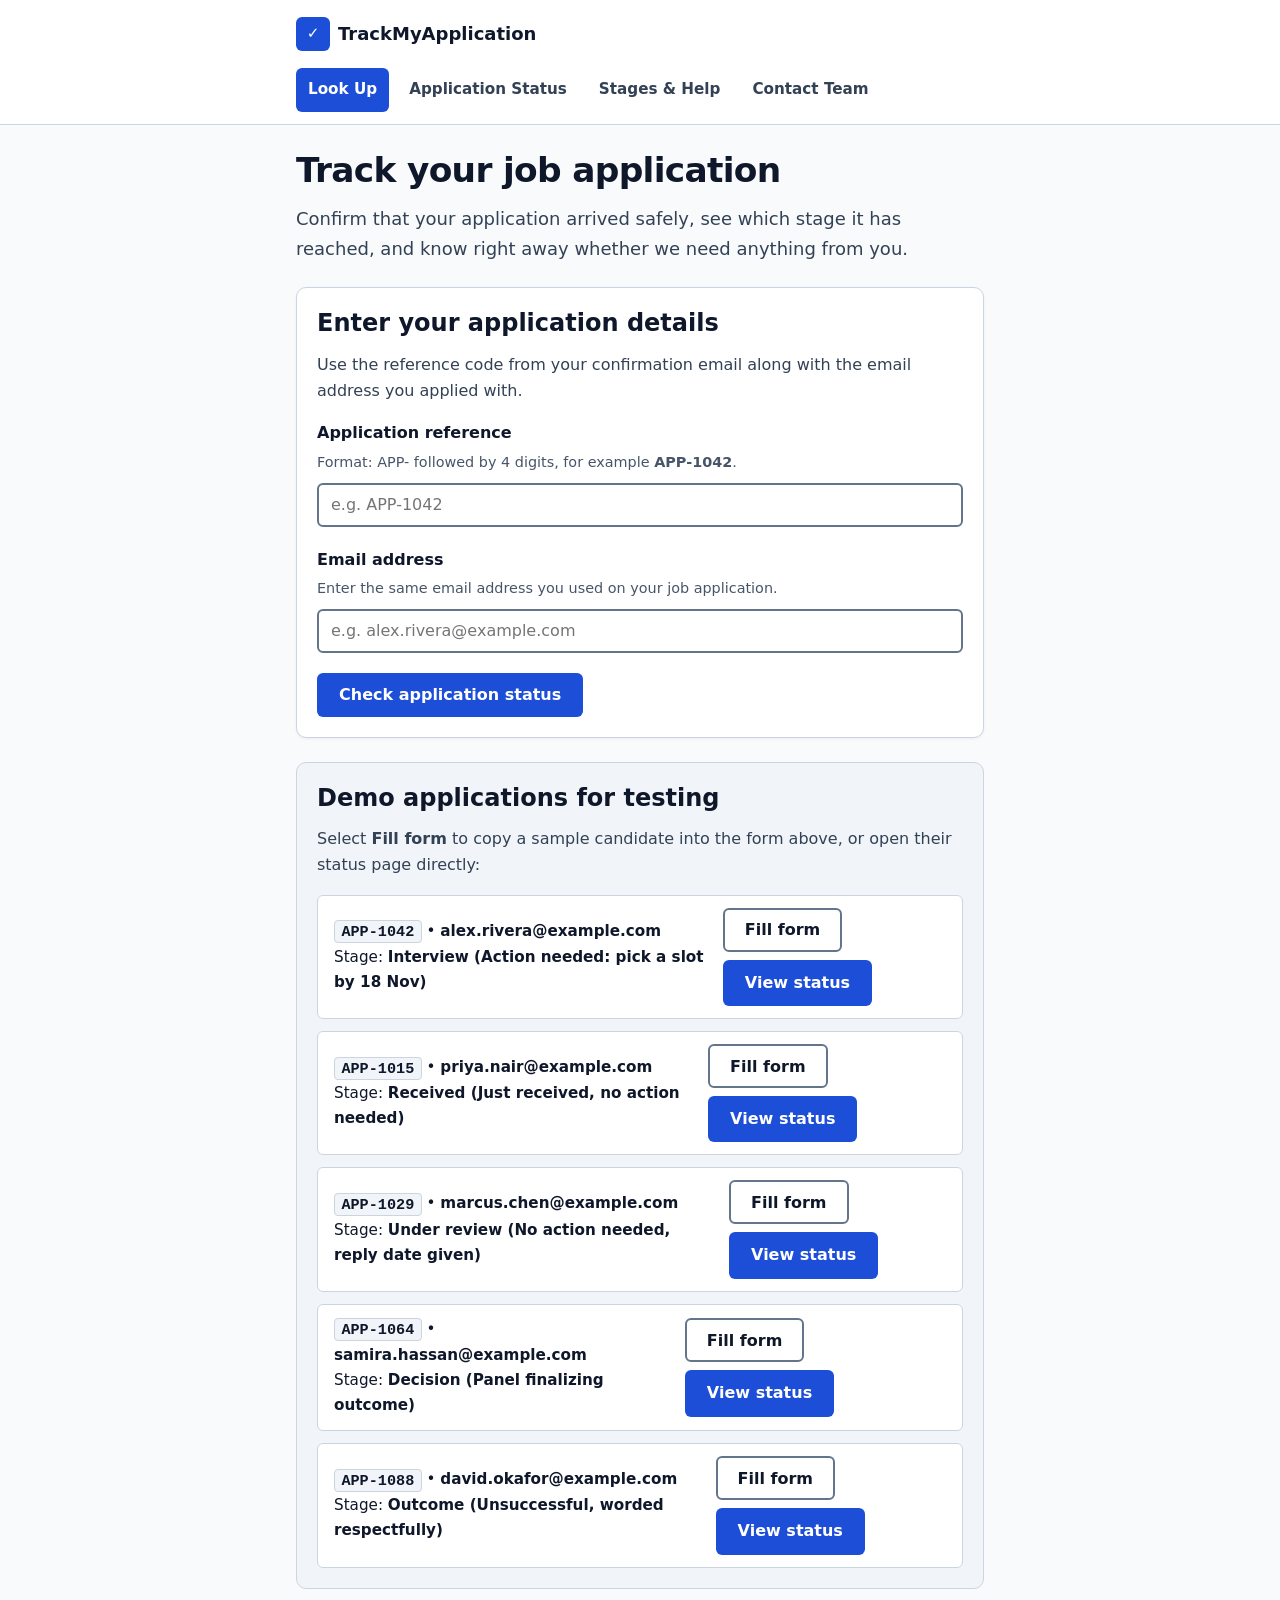
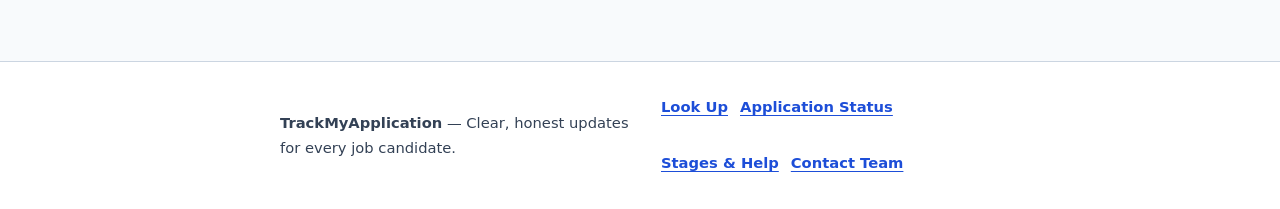
<file: index.html>
<!DOCTYPE html>
<html lang="en">
<head>
  <meta charset="UTF-8" />
  <meta name="viewport" content="width=device-width, initial-scale=1.0" />
  <title>Look Up Your Application | TrackMyApplication</title>
  <meta
    name="description"
    content="Check whether your job application was received, see what stage it is at right now, and find out if you need to do anything next."
  />
  <link rel="stylesheet" href="css/styles.css" />
</head>
<body>
  <a href="#main-content" class="skip-link">Skip to main content</a>

  <header class="site-header">
    <div class="header-container">
      <a href="index.html" class="site-brand">
        <span class="site-brand-icon" aria-hidden="true">✓</span>
        <span>TrackMyApplication</span>
      </a>
      <button
        type="button"
        class="nav-toggle"
        aria-expanded="false"
        aria-controls="primary-navigation"
      >
        Menu
      </button>
      <nav id="primary-navigation" class="site-nav" aria-label="Main navigation">
        <ul class="nav-list">
          <li><a href="index.html" aria-current="page">Look Up</a></li>
          <li><a href="status.html">Application Status</a></li>
          <li><a href="help.html">Stages &amp; Help</a></li>
          <li><a href="contact.html">Contact Team</a></li>
        </ul>
      </nav>
    </div>
  </header>

  <main id="main-content">
    <h1>Track your job application</h1>
    <p class="lead">
      Confirm that your application arrived safely, see which stage it has reached, and know right away whether we need anything from you.
    </p>

    <!-- Lookup Form Card -->
    <section class="card" aria-labelledby="lookup-heading">
      <h2 id="lookup-heading">Enter your application details</h2>
      <p>
        Use the reference code from your confirmation email along with the email address you applied with.
      </p>

      <div
        id="lookup-form-alert"
        class="alert-box alert-error"
        role="alert"
        aria-live="assertive"
        hidden
      ></div>

      <form id="lookup-form" action="status.html" method="get" novalidate>
        <div class="form-group">
          <label for="app-ref" class="form-label">Application reference</label>
          <span id="app-ref-hint" class="form-hint">
            Format: APP- followed by 4 digits, for example <strong>APP-1042</strong>.
          </span>
          <input
            type="text"
            id="app-ref"
            name="ref"
            class="form-input"
            autocomplete="off"
            placeholder="e.g. APP-1042"
            aria-describedby="app-ref-hint app-ref-error"
            aria-invalid="false"
            required
          />
          <span id="app-ref-error" class="field-error" role="alert" hidden></span>
        </div>

        <div class="form-group">
          <label for="app-email" class="form-label">Email address</label>
          <span id="app-email-hint" class="form-hint">
            Enter the same email address you used on your job application.
          </span>
          <input
            type="email"
            id="app-email"
            name="email"
            class="form-input"
            autocomplete="email"
            placeholder="e.g. alex.rivera@example.com"
            aria-describedby="app-email-hint app-email-error"
            aria-invalid="false"
            required
          />
          <span id="app-email-error" class="field-error" role="alert" hidden></span>
        </div>

        <button type="submit" class="btn btn-primary">
          Check application status
        </button>
      </form>
    </section>

    <!-- Demo References for Testing -->
    <section class="panel-subtle" aria-labelledby="demo-heading">
      <h2 id="demo-heading">Demo applications for testing</h2>
      <p>
        Select <strong>Fill form</strong> to copy a sample candidate into the form above, or open their status page directly:
      </p>

      <ul class="demo-list">
        <li class="demo-item">
          <div class="demo-meta">
            <div>
              <span class="demo-code">APP-1042</span> &bull;
              <strong>alex.rivera@example.com</strong>
            </div>
            <div>Stage: <strong>Interview (Action needed: pick a slot by 18 Nov)</strong></div>
          </div>
          <div class="demo-actions">
            <button
              type="button"
              class="btn btn-secondary"
              data-fill-ref="APP-1042"
              data-fill-email="alex.rivera@example.com"
            >
              Fill form
            </button>
            <a href="status.html?ref=APP-1042" class="btn btn-primary">View status</a>
          </div>
        </li>

        <li class="demo-item">
          <div class="demo-meta">
            <div>
              <span class="demo-code">APP-1015</span> &bull;
              <strong>priya.nair@example.com</strong>
            </div>
            <div>Stage: <strong>Received (Just received, no action needed)</strong></div>
          </div>
          <div class="demo-actions">
            <button
              type="button"
              class="btn btn-secondary"
              data-fill-ref="APP-1015"
              data-fill-email="priya.nair@example.com"
            >
              Fill form
            </button>
            <a href="status.html?ref=APP-1015" class="btn btn-primary">View status</a>
          </div>
        </li>

        <li class="demo-item">
          <div class="demo-meta">
            <div>
              <span class="demo-code">APP-1029</span> &bull;
              <strong>marcus.chen@example.com</strong>
            </div>
            <div>Stage: <strong>Under review (No action needed, reply date given)</strong></div>
          </div>
          <div class="demo-actions">
            <button
              type="button"
              class="btn btn-secondary"
              data-fill-ref="APP-1029"
              data-fill-email="marcus.chen@example.com"
            >
              Fill form
            </button>
            <a href="status.html?ref=APP-1029" class="btn btn-primary">View status</a>
          </div>
        </li>

        <li class="demo-item">
          <div class="demo-meta">
            <div>
              <span class="demo-code">APP-1064</span> &bull;
              <strong>samira.hassan@example.com</strong>
            </div>
            <div>Stage: <strong>Decision (Panel finalizing outcome)</strong></div>
          </div>
          <div class="demo-actions">
            <button
              type="button"
              class="btn btn-secondary"
              data-fill-ref="APP-1064"
              data-fill-email="samira.hassan@example.com"
            >
              Fill form
            </button>
            <a href="status.html?ref=APP-1064" class="btn btn-primary">View status</a>
          </div>
        </li>

        <li class="demo-item">
          <div class="demo-meta">
            <div>
              <span class="demo-code">APP-1088</span> &bull;
              <strong>david.okafor@example.com</strong>
            </div>
            <div>Stage: <strong>Outcome (Unsuccessful, worded respectfully)</strong></div>
          </div>
          <div class="demo-actions">
            <button
              type="button"
              class="btn btn-secondary"
              data-fill-ref="APP-1088"
              data-fill-email="david.okafor@example.com"
            >
              Fill form
            </button>
            <a href="status.html?ref=APP-1088" class="btn btn-primary">View status</a>
          </div>
        </li>
      </ul>
    </section>
  </main>

  <footer class="site-footer">
    <div class="footer-container">
      <p style="margin-bottom: 0;">
        <strong>TrackMyApplication</strong> — Clear, honest updates for every job candidate.
      </p>
      <nav aria-label="Footer navigation">
        <ul class="footer-nav">
          <li><a href="index.html">Look Up</a></li>
          <li><a href="status.html">Application Status</a></li>
          <li><a href="help.html">Stages &amp; Help</a></li>
          <li><a href="contact.html">Contact Team</a></li>
        </ul>
      </nav>
    </div>
  </footer>

  <script src="js/data.js"></script>
  <script src="js/main.js"></script>
</body>
</html>
</file>
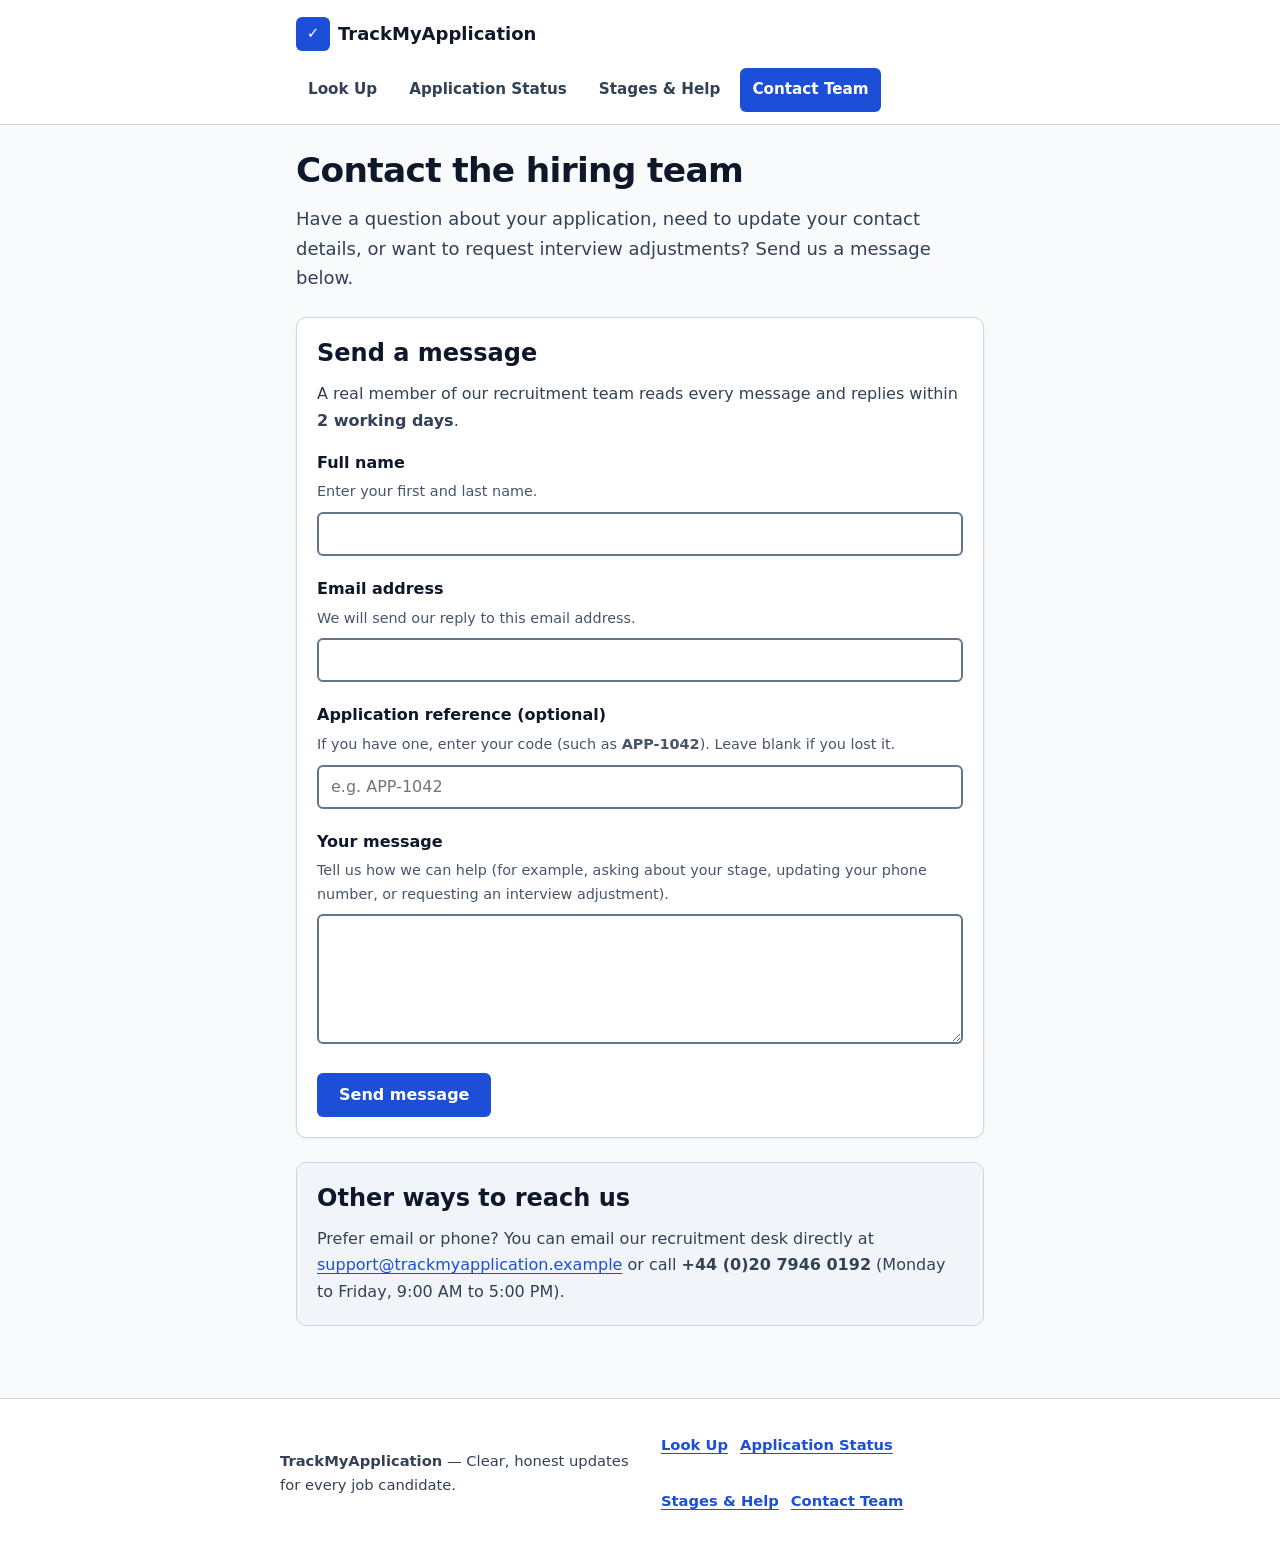
<file: contact.html>
<!DOCTYPE html>
<html lang="en">
<head>
  <meta charset="UTF-8" />
  <meta name="viewport" content="width=device-width, initial-scale=1.0" />
  <title>Contact the Hiring Team | TrackMyApplication</title>
  <meta
    name="description"
    content="Get in touch with the hiring team to ask a question about your application, request interview adjustments, or recover a lost reference code."
  />
  <link rel="stylesheet" href="css/styles.css" />
</head>
<body>
  <a href="#main-content" class="skip-link">Skip to main content</a>

  <header class="site-header">
    <div class="header-container">
      <a href="index.html" class="site-brand">
        <span class="site-brand-icon" aria-hidden="true">✓</span>
        <span>TrackMyApplication</span>
      </a>
      <button
        type="button"
        class="nav-toggle"
        aria-expanded="false"
        aria-controls="primary-navigation"
      >
        Menu
      </button>
      <nav id="primary-navigation" class="site-nav" aria-label="Main navigation">
        <ul class="nav-list">
          <li><a href="index.html">Look Up</a></li>
          <li><a href="status.html">Application Status</a></li>
          <li><a href="help.html">Stages &amp; Help</a></li>
          <li><a href="contact.html" aria-current="page">Contact Team</a></li>
        </ul>
      </nav>
    </div>
  </header>

  <main id="main-content">
    <h1>Contact the hiring team</h1>
    <p class="lead">
      Have a question about your application, need to update your contact details, or want to request interview adjustments? Send us a message below.
    </p>

    <!-- Confirmation Message (shown and focused after valid submission) -->
    <div
      id="contact-confirmation"
      class="alert-box alert-success"
      role="status"
      aria-live="polite"
      tabindex="-1"
      hidden
    ></div>

    <section class="card" aria-labelledby="contact-form-heading">
      <h2 id="contact-form-heading">Send a message</h2>
      <p>
        A real member of our recruitment team reads every message and replies within <strong>2 working days</strong>.
      </p>

      <form id="contact-form" action="contact.html" method="post" novalidate>
        <div class="form-group">
          <label for="contact-name" class="form-label">Full name</label>
          <span id="contact-name-hint" class="form-hint">
            Enter your first and last name.
          </span>
          <input
            type="text"
            id="contact-name"
            name="name"
            class="form-input"
            autocomplete="name"
            aria-describedby="contact-name-hint contact-name-error"
            aria-invalid="false"
            required
          />
          <span id="contact-name-error" class="field-error" role="alert" hidden></span>
        </div>

        <div class="form-group">
          <label for="contact-email" class="form-label">Email address</label>
          <span id="contact-email-hint" class="form-hint">
            We will send our reply to this email address.
          </span>
          <input
            type="email"
            id="contact-email"
            name="email"
            class="form-input"
            autocomplete="email"
            aria-describedby="contact-email-hint contact-email-error"
            aria-invalid="false"
            required
          />
          <span id="contact-email-error" class="field-error" role="alert" hidden></span>
        </div>

        <div class="form-group">
          <label for="contact-ref" class="form-label">
            Application reference (optional)
          </label>
          <span id="contact-ref-hint" class="form-hint">
            If you have one, enter your code (such as <strong>APP-1042</strong>). Leave blank if you lost it.
          </span>
          <input
            type="text"
            id="contact-ref"
            name="ref"
            class="form-input"
            autocomplete="off"
            placeholder="e.g. APP-1042"
            aria-describedby="contact-ref-hint contact-ref-error"
            aria-invalid="false"
          />
          <span id="contact-ref-error" class="field-error" role="alert" hidden></span>
        </div>

        <div class="form-group">
          <label for="contact-message" class="form-label">Your message</label>
          <span id="contact-message-hint" class="form-hint">
            Tell us how we can help (for example, asking about your stage, updating your phone number, or requesting an interview adjustment).
          </span>
          <textarea
            id="contact-message"
            name="message"
            class="form-textarea"
            aria-describedby="contact-message-hint contact-message-error"
            aria-invalid="false"
            required
          ></textarea>
          <span id="contact-message-error" class="field-error" role="alert" hidden></span>
        </div>

        <button type="submit" class="btn btn-primary">
          Send message
        </button>
      </form>
    </section>

    <section class="panel-subtle" aria-labelledby="direct-contact-heading">
      <h2 id="direct-contact-heading">Other ways to reach us</h2>
      <p>
        Prefer email or phone? You can email our recruitment desk directly at <a href="mailto:Support@trackmyapplication.example">support@trackmyapplication.example</a> or call <strong>+44 (0)20 7946 0192</strong> (Monday to Friday, 9:00 AM to 5:00 PM).
      </p>
    </section>
  </main>

  <footer class="site-footer">
    <div class="footer-container">
      <p style="margin-bottom: 0;">
        <strong>TrackMyApplication</strong> — Clear, honest updates for every job candidate.
      </p>
      <nav aria-label="Footer navigation">
        <ul class="footer-nav">
          <li><a href="index.html">Look Up</a></li>
          <li><a href="status.html">Application Status</a></li>
          <li><a href="help.html">Stages &amp; Help</a></li>
          <li><a href="contact.html">Contact Team</a></li>
        </ul>
      </nav>
    </div>
  </footer>

  <script src="js/data.js"></script>
  <script src="js/main.js"></script>
</body>
</html>
</file>
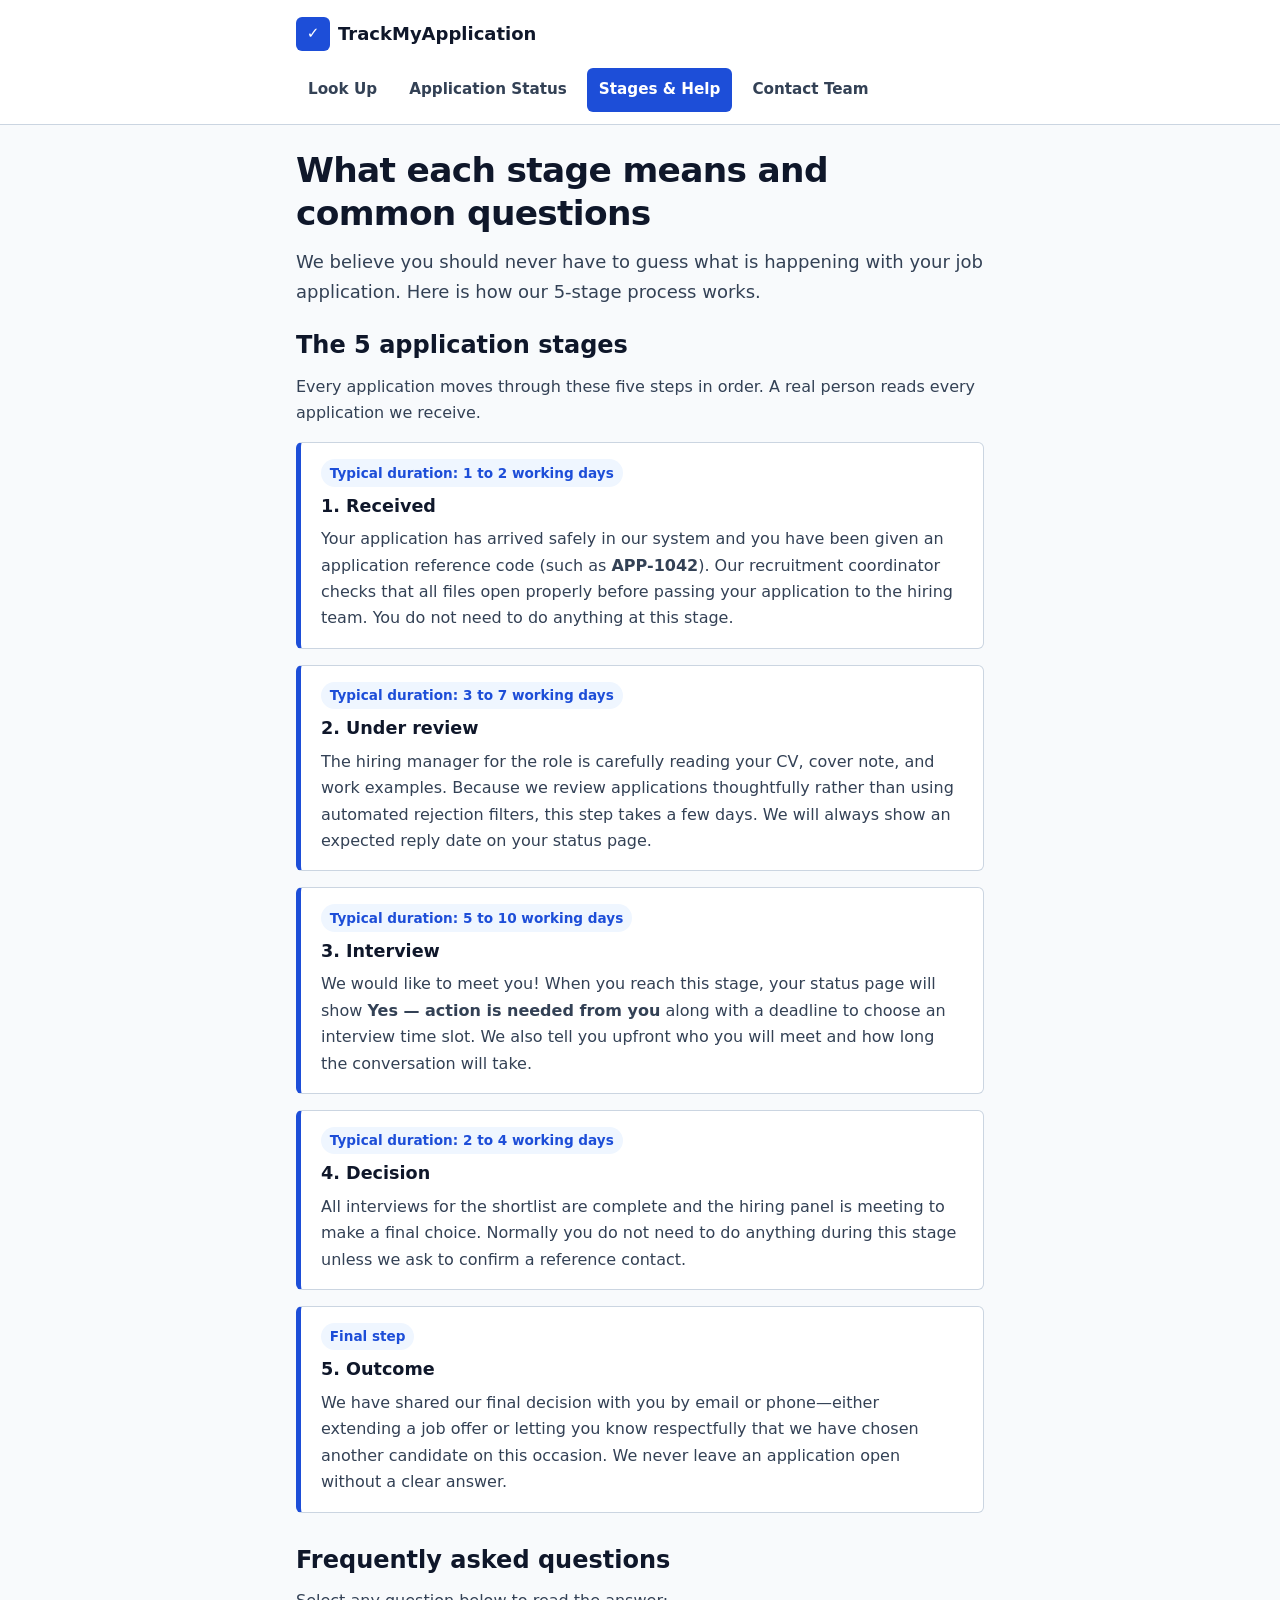
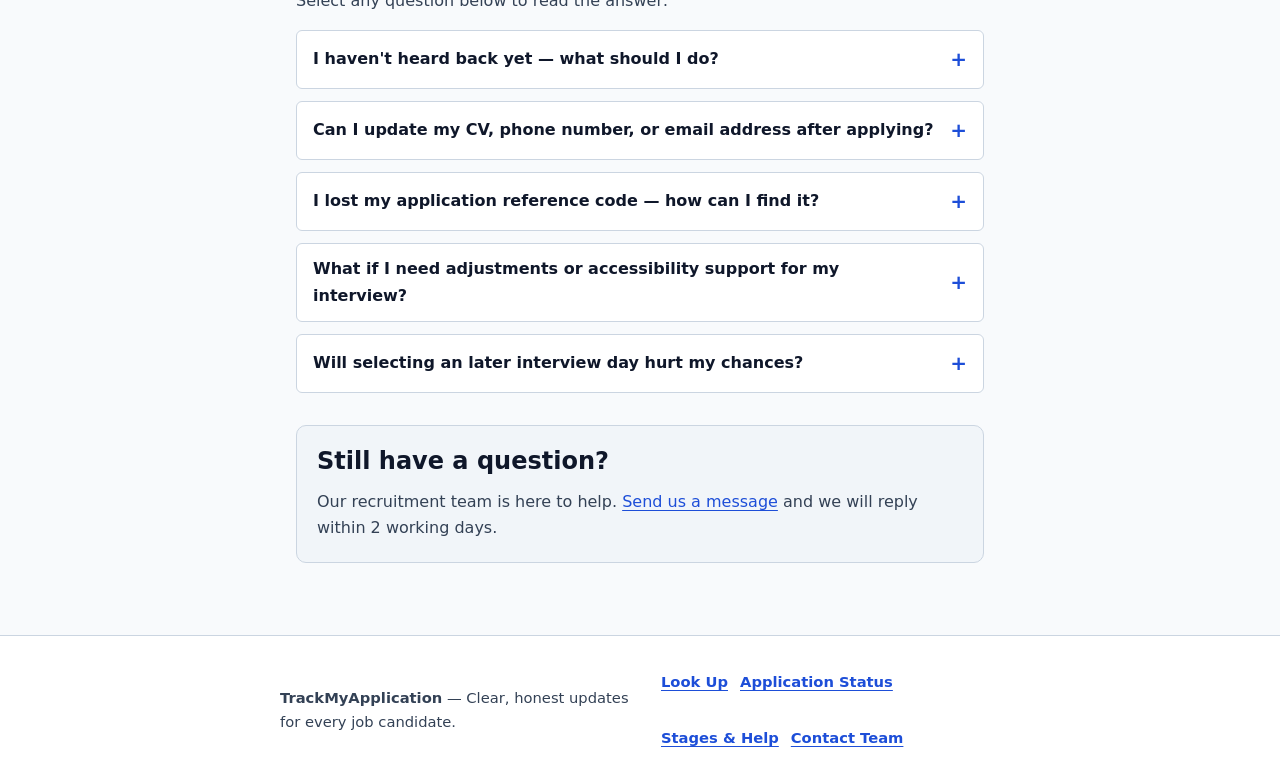
<file: help.html>
<!DOCTYPE html>
<html lang="en">
<head>
  <meta charset="UTF-8" />
  <meta name="viewport" content="width=device-width, initial-scale=1.0" />
  <title>What Each Stage Means &amp; FAQ | TrackMyApplication</title>
  <meta
    name="description"
    content="Plain-language explanations of all five hiring stages, how long each stage usually takes, and answers to common candidate questions."
  />
  <link rel="stylesheet" href="css/styles.css" />
</head>
<body>
  <a href="#main-content" class="skip-link">Skip to main content</a>

  <header class="site-header">
    <div class="header-container">
      <a href="index.html" class="site-brand">
        <span class="site-brand-icon" aria-hidden="true">✓</span>
        <span>TrackMyApplication</span>
      </a>
      <button
        type="button"
        class="nav-toggle"
        aria-expanded="false"
        aria-controls="primary-navigation"
      >
        Menu
      </button>
      <nav id="primary-navigation" class="site-nav" aria-label="Main navigation">
        <ul class="nav-list">
          <li><a href="index.html">Look Up</a></li>
          <li><a href="status.html">Application Status</a></li>
          <li><a href="help.html" aria-current="page">Stages &amp; Help</a></li>
          <li><a href="contact.html">Contact Team</a></li>
        </ul>
      </nav>
    </div>
  </header>

  <main id="main-content">
    <h1>What each stage means and common questions</h1>
    <p class="lead">
      We believe you should never have to guess what is happening with your job application. Here is how our 5-stage process works.
    </p>

    <!-- 5 Stages Explained -->
    <section aria-labelledby="stages-heading">
      <h2 id="stages-heading">The 5 application stages</h2>
      <p>
        Every application moves through these five steps in order. A real person reads every application we receive.
      </p>

      <ol class="stage-guide-list">
        <li class="stage-guide-card">
          <span class="stage-duration">Typical duration: 1 to 2 working days</span>
          <h3>1. Received</h3>
          <p>
            Your application has arrived safely in our system and you have been given an application reference code (such as <strong>APP-1042</strong>). Our recruitment coordinator checks that all files open properly before passing your application to the hiring team. You do not need to do anything at this stage.
          </p>
        </li>

        <li class="stage-guide-card">
          <span class="stage-duration">Typical duration: 3 to 7 working days</span>
          <h3>2. Under review</h3>
          <p>
            The hiring manager for the role is carefully reading your CV, cover note, and work examples. Because we review applications thoughtfully rather than using automated rejection filters, this step takes a few days. We will always show an expected reply date on your status page.
          </p>
        </li>

        <li class="stage-guide-card">
          <span class="stage-duration">Typical duration: 5 to 10 working days</span>
          <h3>3. Interview</h3>
          <p>
            We would like to meet you! When you reach this stage, your status page will show <strong>Yes — action is needed from you</strong> along with a deadline to choose an interview time slot. We also tell you upfront who you will meet and how long the conversation will take.
          </p>
        </li>

        <li class="stage-guide-card">
          <span class="stage-duration">Typical duration: 2 to 4 working days</span>
          <h3>4. Decision</h3>
          <p>
            All interviews for the shortlist are complete and the hiring panel is meeting to make a final choice. Normally you do not need to do anything during this stage unless we ask to confirm a reference contact.
          </p>
        </li>

        <li class="stage-guide-card">
          <span class="stage-duration">Final step</span>
          <h3>5. Outcome</h3>
          <p>
            We have shared our final decision with you by email or phone—either extending a job offer or letting you know respectfully that we have chosen another candidate on this occasion. We never leave an application open without a clear answer.
          </p>
        </li>
      </ol>
    </section>

    <!-- Frequently Asked Questions (<details>/<summary>) -->
    <section aria-labelledby="faq-heading">
      <h2 id="faq-heading">Frequently asked questions</h2>
      <p>Select any question below to read the answer:</p>

      <div class="faq-list">
        <details class="faq-item">
          <summary>I haven't heard back yet — what should I do?</summary>
          <div class="faq-answer">
            <p>
              First, <a href="index.html">look up your application status</a>. Look at the <strong>What happens next</strong> box on your status page:
            </p>
            <p>
              If it says <strong>No</strong> under "Do I need to do anything?", your application is still being reviewed and you can relax until the expected reply date shown. If the expected reply date has passed by more than 2 working days, please <a href="contact.html">send us a quick message</a> and we will check on it immediately.
            </p>
          </div>
        </details>

        <details class="faq-item">
          <summary>Can I update my CV, phone number, or email address after applying?</summary>
          <div class="faq-answer">
            <p>
              Yes. Please use our <a href="contact.html">Contact Team form</a>, include your application reference code (for example, <strong>APP-1042</strong>), and let us know what needs to be updated. Our recruitment coordinator will attach your updated details to your file within 1 working day.
            </p>
          </div>
        </details>

        <details class="faq-item">
          <summary>I lost my application reference code — how can I find it?</summary>
          <div class="faq-answer">
            <p>
              Search your email inbox (and your spam or junk folder) for the subject line <strong>"Application received"</strong>—your reference starts with <strong>APP-</strong> followed by four digits. If you still cannot find it, <a href="contact.html">contact the hiring team</a> with your full name and the job title you applied for, and we will re-send your reference code.
            </p>
          </div>
        </details>

        <details class="faq-item">
          <summary>What if I need adjustments or accessibility support for my interview?</summary>
          <div class="faq-answer">
            <p>
              We are happy to arrange extra time, live captions, sign-language interpretation, screen-reader friendly materials, or step-free venue access. Simply mention what helps you work best when confirming your interview slot or via our <a href="contact.html">Contact Team page</a>.
            </p>
          </div>
        </details>

        <details class="faq-item">
          <summary>Will selecting an later interview day hurt my chances?</summary>
          <div class="faq-answer">
            <p>
              Not at all. Every candidate invited to interview is given fair consideration before the panel meets at the Decision stage. Pick whichever offered slot works best for your schedule before the reply deadline.
            </p>
          </div>
        </details>
      </div>
    </section>

    <section class="panel-subtle" aria-labelledby="still-need-help-heading" style="margin-top: 2rem;">
      <h2 id="still-need-help-heading">Still have a question?</h2>
      <p>
        Our recruitment team is here to help. <a href="contact.html">Send us a message</a> and we will reply within 2 working days.
      </p>
    </section>
  </main>

  <footer class="site-footer">
    <div class="footer-container">
      <p style="margin-bottom: 0;">
        <strong>TrackMyApplication</strong> — Clear, honest updates for every job candidate.
      </p>
      <nav aria-label="Footer navigation">
        <ul class="footer-nav">
          <li><a href="index.html">Look Up</a></li>
          <li><a href="status.html">Application Status</a></li>
          <li><a href="help.html">Stages &amp; Help</a></li>
          <li><a href="contact.html">Contact Team</a></li>
        </ul>
      </nav>
    </div>
  </footer>

  <script src="js/data.js"></script>
  <script src="js/main.js"></script>
</body>
</html>
</file>
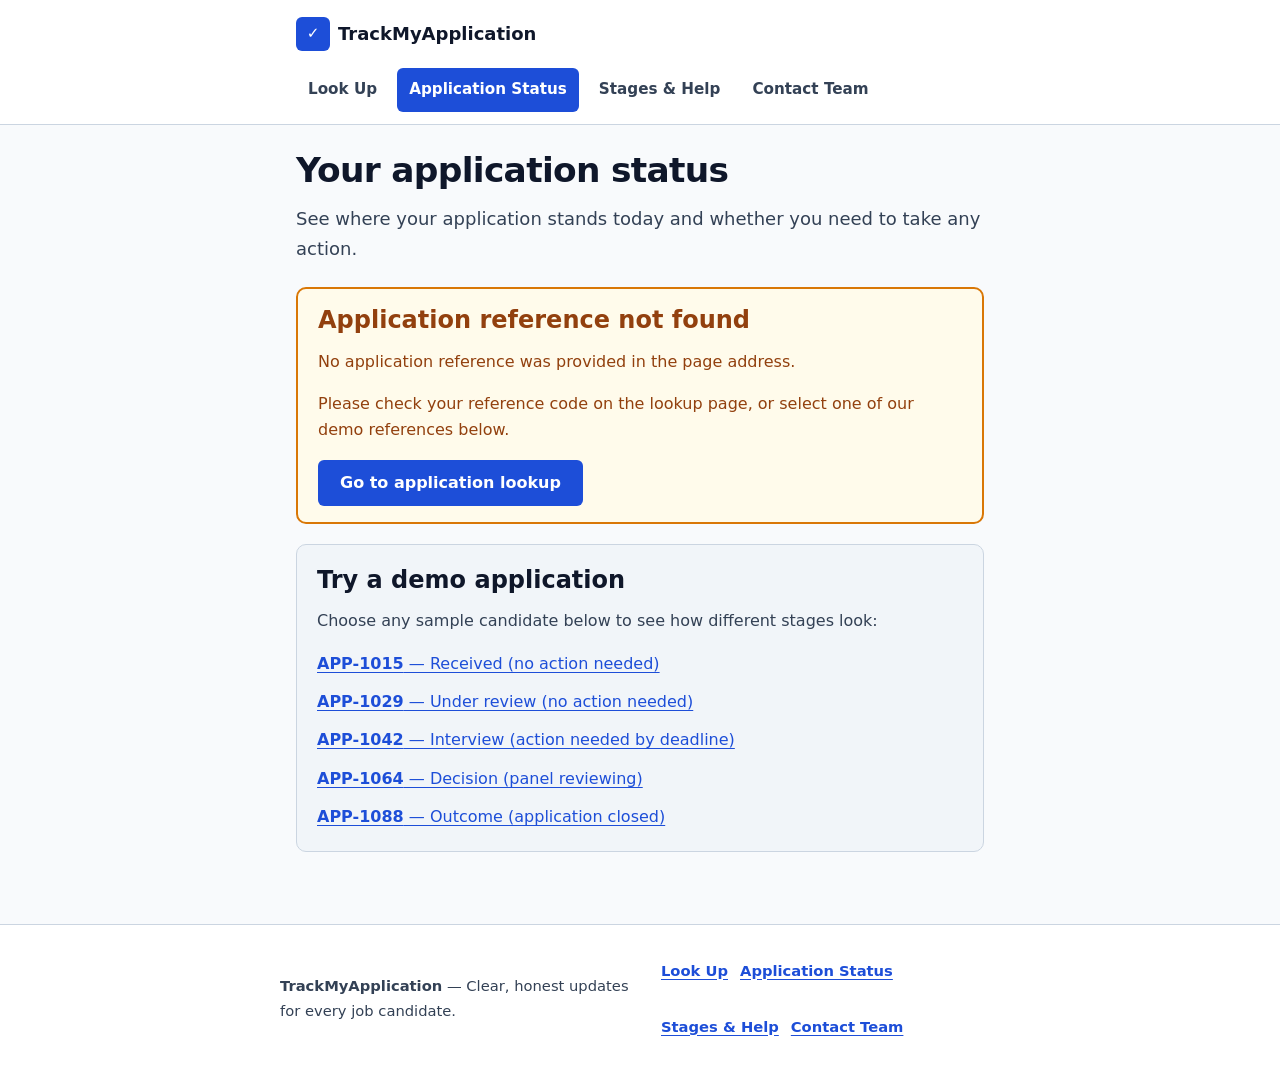
<file: status.html>
<!DOCTYPE html>
<html lang="en">
<head>
  <meta charset="UTF-8" />
  <meta name="viewport" content="width=device-width, initial-scale=1.0" />
  <title>Application Status | TrackMyApplication</title>
  <meta
    name="description"
    content="View your job application confirmation, current stage, next steps, and activity history."
  />
  <link rel="stylesheet" href="css/styles.css" />
</head>
<body>
  <a href="#main-content" class="skip-link">Skip to main content</a>

  <header class="site-header">
    <div class="header-container">
      <a href="index.html" class="site-brand">
        <span class="site-brand-icon" aria-hidden="true">✓</span>
        <span>TrackMyApplication</span>
      </a>
      <button
        type="button"
        class="nav-toggle"
        aria-expanded="false"
        aria-controls="primary-navigation"
      >
        Menu
      </button>
      <nav id="primary-navigation" class="site-nav" aria-label="Main navigation">
        <ul class="nav-list">
          <li><a href="index.html">Look Up</a></li>
          <li><a href="status.html" aria-current="page">Application Status</a></li>
          <li><a href="help.html">Stages &amp; Help</a></li>
          <li><a href="contact.html">Contact Team</a></li>
        </ul>
      </nav>
    </div>
  </header>

  <main id="main-content">
    <h1>Your application status</h1>
    <p class="lead">
      See where your application stands today and whether you need to take any action.
    </p>

    <div id="status-page-container" aria-live="polite">
      <noscript>
        <div class="alert-box alert-warning">
          <p>Please enable JavaScript in your browser to view your application status details.</p>
        </div>
      </noscript>
    </div>
  </main>

  <footer class="site-footer">
    <div class="footer-container">
      <p style="margin-bottom: 0;">
        <strong>TrackMyApplication</strong> — Clear, honest updates for every job candidate.
      </p>
      <nav aria-label="Footer navigation">
        <ul class="footer-nav">
          <li><a href="index.html">Look Up</a></li>
          <li><a href="status.html">Application Status</a></li>
          <li><a href="help.html">Stages &amp; Help</a></li>
          <li><a href="contact.html">Contact Team</a></li>
        </ul>
      </nav>
    </div>
  </footer>

  <script src="js/data.js"></script>
  <script src="js/main.js"></script>
</body>
</html>
</file>
<file: css/styles.css>
/* ==========================================================================
   TrackMyApplication — Shared Stylesheet (css/styles.css)
   Mobile-first (base ~360px), WCAG 2.1 AA accessible, system font stack
   ========================================================================== */

:root {
  /* Colour Palette (All text contrasts verified >= 4.5:1 against backgrounds) */
  --color-bg: #f8fafc;
  --color-surface: #ffffff;
  --color-surface-subtle: #f1f5f9;
  --color-text: #0f172a;
  --color-text-secondary: #334155;
  --color-text-muted: #475569;

  --color-primary: #1d4ed8;       /* Deep trustworthy blue (7.5:1 on white) */
  --color-primary-hover: #1e40af;
  --color-primary-soft: #eff6ff;
  --color-primary-border: #93c5fd;

  --color-focus: #b45309;         /* High-visibility amber/gold focus ring */
  --color-focus-outline: #2563eb;

  --color-success-bg: #ecfdf5;
  --color-success-border: #059669;
  --color-success-text: #065f46;

  --color-warning-bg: #fffbeb;
  --color-warning-border: #d97706;
  --color-warning-text: #92400e;

  --color-error-bg: #fef2f2;
  --color-error-border: #dc2626;
  --color-error-text: #991b1b;

  --color-border: #cbd5e1;
  --color-border-strong: #64748b;

  /* Spacing & Layout Tokens */
  --space-1: 0.25rem;   /* 4px */
  --space-2: 0.5rem;    /* 8px */
  --space-3: 0.75rem;   /* 12px */
  --space-4: 1rem;      /* 16px */
  --space-5: 1.25rem;   /* 20px */
  --space-6: 1.5rem;    /* 24px */
  --space-8: 2rem;      /* 32px */
  --space-10: 2.5rem;   /* 40px */
  --space-12: 3rem;     /* 48px */

  --max-width: 720px;
  --radius-sm: 6px;
  --radius-md: 10px;
  --radius-lg: 12px;
  --shadow-sm: 0 1px 3px rgba(15, 23, 42, 0.06);
  --shadow-md: 0 4px 12px rgba(15, 23, 42, 0.08);

  --font-sans: system-ui, -apple-system, BlinkMacSystemFont, "Segoe UI", Roboto,
    "Helvetica Neue", Arial, sans-serif;
  --font-mono: ui-monospace, SFMono-Regular, Menlo, Monaco, Consolas, monospace;
}

/* Reset & Base */
*,
*::before,
*::after {
  box-sizing: border-box;
  margin: 0;
  padding: 0;
}

html {
  font-size: 100%;
  scroll-behavior: smooth;
}

body {
  font-family: var(--font-sans);
  background-color: var(--color-bg);
  color: var(--color-text);
  line-height: 1.65;
  min-height: 100vh;
  display: flex;
  flex-direction: column;
  -webkit-font-smoothing: antialiased;
}

/* Respect reduced motion preference */
@media (prefers-reduced-motion: reduce) {
  html {
    scroll-behavior: auto;
  }
  *,
  *::before,
  *::after {
    animation-duration: 0.01ms !important;
    animation-iteration-count: 1 !important;
    transition-duration: 0.01ms !important;
    scroll-behavior: auto !important;
  }
}

/* ==========================================================================
   Accessibility Utilities & Focus States
   ========================================================================== */
.skip-link {
  position: absolute;
  top: -999px;
  left: var(--space-4);
  background-color: var(--color-primary);
  color: #ffffff;
  padding: var(--space-3) var(--space-4);
  border-radius: var(--radius-sm);
  font-weight: 700;
  text-decoration: none;
  z-index: 9999;
  min-height: 44px;
  display: inline-flex;
  align-items: center;
}

.skip-link:focus {
  top: var(--space-3);
  outline: 3px solid var(--color-focus);
  outline-offset: 2px;
}

.sr-only {
  position: absolute;
  width: 1px;
  height: 1px;
  padding: 0;
  margin: -1px;
  overflow: hidden;
  clip: rect(0, 0, 0, 0);
  white-space: nowrap;
  border: 0;
}

a:focus-visible,
button:focus-visible,
input:focus-visible,
textarea:focus-visible,
summary:focus-visible,
[tabindex="-1"]:focus-visible {
  outline: 3px solid var(--color-focus-outline);
  outline-offset: 2px;
}

/* ==========================================================================
   Shared Header & Navigation (Mobile-First ~360px)
   ========================================================================== */
.site-header {
  background-color: var(--color-surface);
  border-bottom: 1px solid var(--color-border);
  position: sticky;
  top: 0;
  z-index: 100;
}

.header-container {
  max-width: var(--max-width);
  margin: 0 auto;
  padding: var(--space-3) var(--space-4);
  display: flex;
  flex-wrap: wrap;
  align-items: center;
  justify-content: space-between;
  gap: var(--space-3);
}

.site-brand {
  display: inline-flex;
  align-items: center;
  gap: var(--space-2);
  text-decoration: none;
  color: var(--color-text);
  font-weight: 800;
  font-size: 1.125rem;
  min-height: 44px;
}

.site-brand-icon {
  width: 34px;
  height: 34px;
  border-radius: var(--radius-sm);
  background-color: var(--color-primary);
  color: #ffffff;
  display: inline-flex;
  align-items: center;
  justify-content: center;
  font-weight: 800;
  font-size: 0.95rem;
  flex-shrink: 0;
}

.nav-toggle {
  display: inline-flex;
  align-items: center;
  justify-content: center;
  gap: var(--space-2);
  min-height: 44px;
  min-width: 44px;
  padding: var(--space-2) var(--space-3);
  background-color: var(--color-surface);
  color: var(--color-text);
  border: 2px solid var(--color-border-strong);
  border-radius: var(--radius-sm);
  font-family: inherit;
  font-size: 0.95rem;
  font-weight: 700;
  cursor: pointer;
}

.nav-toggle:hover {
  background-color: var(--color-surface-subtle);
}

.site-nav {
  width: 100%;
  display: none;
}

.site-nav.is-open {
  display: block;
}

.nav-list {
  list-style: none;
  display: flex;
  flex-direction: column;
  gap: var(--space-1);
  padding-top: var(--space-2);
  border-top: 1px solid var(--color-border);
}

.nav-list a {
  display: flex;
  align-items: center;
  min-height: 44px;
  padding: var(--space-2) var(--space-3);
  border-radius: var(--radius-sm);
  text-decoration: none;
  color: var(--color-text-secondary);
  font-weight: 600;
  font-size: 0.95rem;
}

.nav-list a:hover {
  background-color: var(--color-surface-subtle);
  color: var(--color-text);
}

.nav-list a[aria-current="page"] {
  background-color: var(--color-primary);
  color: #ffffff;
}

/* ==========================================================================
   Main Content & Typography
   ========================================================================== */
main {
  flex: 1;
  width: 100%;
  max-width: var(--max-width);
  margin: 0 auto;
  padding: var(--space-6) var(--space-4) var(--space-12);
}

h1 {
  font-size: clamp(1.6rem, 4vw, 2.15rem);
  line-height: 1.25;
  letter-spacing: -0.02em;
  margin-bottom: var(--space-3);
  color: var(--color-text);
}

h2 {
  font-size: clamp(1.25rem, 3vw, 1.5rem);
  line-height: 1.3;
  margin-bottom: var(--space-3);
  color: var(--color-text);
}

h3 {
  font-size: 1.1rem;
  line-height: 1.35;
  margin-bottom: var(--space-2);
  color: var(--color-text);
}

p {
  color: var(--color-text-secondary);
  margin-bottom: var(--space-4);
}

p:last-child {
  margin-bottom: 0;
}

.lead {
  font-size: 1.125rem;
  color: var(--color-text-secondary);
  margin-bottom: var(--space-6);
}

a {
  color: var(--color-primary);
  text-underline-offset: 3px;
}

a:hover {
  color: var(--color-primary-hover);
}

/* ==========================================================================
   Cards, Panels & Alerts
   ========================================================================== */
.card {
  background-color: var(--color-surface);
  border: 1px solid var(--color-border);
  border-radius: var(--radius-md);
  padding: var(--space-5);
  margin-bottom: var(--space-6);
  box-shadow: var(--shadow-sm);
}

.panel-subtle {
  background-color: var(--color-surface-subtle);
  border: 1px solid var(--color-border);
  border-radius: var(--radius-md);
  padding: var(--space-5);
  margin-bottom: var(--space-6);
}

.alert-box {
  border-radius: var(--radius-md);
  padding: var(--space-4) var(--space-5);
  margin-bottom: var(--space-5);
  border: 2px solid transparent;
}

.alert-error {
  background-color: var(--color-error-bg);
  border-color: var(--color-error-border);
  color: var(--color-error-text);
}

.alert-error p,
.alert-error ul {
  color: var(--color-error-text);
}

.alert-success {
  background-color: var(--color-success-bg);
  border-color: var(--color-success-border);
  color: var(--color-success-text);
}

.alert-success p,
.alert-success h2,
.alert-success h3 {
  color: var(--color-success-text);
}

.alert-warning {
  background-color: var(--color-warning-bg);
  border-color: var(--color-warning-border);
  color: var(--color-warning-text);
}

.alert-warning p,
.alert-warning h2,
.alert-warning h3 {
  color: var(--color-warning-text);
}

/* ==========================================================================
   Forms & Buttons (44x44px minimum touch targets)
   ========================================================================== */
.form-group {
  margin-bottom: var(--space-5);
}

.form-label {
  display: block;
  font-weight: 700;
  color: var(--color-text);
  margin-bottom: var(--space-1);
}

.form-hint {
  display: block;
  font-size: 0.9rem;
  color: var(--color-text-muted);
  margin-bottom: var(--space-2);
}

.form-input,
.form-textarea {
  width: 100%;
  min-height: 44px;
  padding: var(--space-2) var(--space-3);
  font-family: inherit;
  font-size: 1rem;
  line-height: 1.5;
  color: var(--color-text);
  background-color: var(--color-surface);
  border: 2px solid var(--color-border-strong);
  border-radius: var(--radius-sm);
}

.form-textarea {
  min-height: 130px;
  resize: vertical;
}

.form-input[aria-invalid="true"],
.form-textarea[aria-invalid="true"] {
  border-color: var(--color-error-border);
  background-color: #fffafa;
}

.field-error {
  display: block;
  color: var(--color-error-text);
  font-size: 0.92rem;
  font-weight: 600;
  margin-top: var(--space-2);
}

.field-error[hidden] {
  display: none;
}

.btn {
  display: inline-flex;
  align-items: center;
  justify-content: center;
  gap: var(--space-2);
  min-height: 44px;
  min-width: 44px;
  padding: var(--space-2) var(--space-5);
  border-radius: var(--radius-sm);
  font-family: inherit;
  font-size: 1rem;
  font-weight: 700;
  text-decoration: none;
  cursor: pointer;
  border: 2px solid transparent;
  transition: background-color 0.15s ease, border-color 0.15s ease;
}

.btn-primary {
  background-color: var(--color-primary);
  color: #ffffff;
}

.btn-primary:hover {
  background-color: var(--color-primary-hover);
  color: #ffffff;
}

.btn-secondary {
  background-color: var(--color-surface);
  color: var(--color-text);
  border-color: var(--color-border-strong);
}

.btn-secondary:hover {
  background-color: var(--color-surface-subtle);
  color: var(--color-text);
}

/* ==========================================================================
   Demo References List (index.html)
   ========================================================================== */
.demo-list {
  list-style: none;
  display: grid;
  gap: var(--space-3);
  margin-top: var(--space-4);
}

.demo-item {
  background-color: var(--color-surface);
  border: 1px solid var(--color-border);
  border-radius: var(--radius-sm);
  padding: var(--space-3) var(--space-4);
  display: flex;
  flex-direction: column;
  gap: var(--space-3);
}

.demo-meta {
  font-size: 0.95rem;
}

.demo-code {
  font-family: var(--font-mono);
  font-weight: 700;
  color: var(--color-text);
  background-color: var(--color-surface-subtle);
  padding: 0.1rem 0.4rem;
  border-radius: 4px;
  border: 1px solid var(--color-border);
}

.demo-actions {
  display: flex;
  flex-wrap: wrap;
  gap: var(--space-2);
}

/* ==========================================================================
   Status Page Components (status.html)
   ========================================================================== */
.summary-grid {
  display: grid;
  grid-template-columns: 1fr;
  gap: var(--space-3);
  margin-top: var(--space-4);
  padding-top: var(--space-4);
  border-top: 1px solid var(--color-border);
}

.summary-item dt {
  font-size: 0.85rem;
  font-weight: 700;
  text-transform: uppercase;
  letter-spacing: 0.04em;
  color: var(--color-text-muted);
}

.summary-item dd {
  font-size: 1.05rem;
  font-weight: 600;
  color: var(--color-text);
}

.received-banner {
  display: flex;
  align-items: flex-start;
  gap: var(--space-3);
  background-color: var(--color-success-bg);
  border: 1px solid var(--color-success-border);
  color: var(--color-success-text);
  padding: var(--space-3) var(--space-4);
  border-radius: var(--radius-sm);
  margin-bottom: var(--space-6);
  font-weight: 600;
}

.received-banner-icon {
  font-size: 1.2rem;
  line-height: 1.3;
  flex-shrink: 0;
}

/* Ordered List Stage Tracker (<ol>) */
.stage-tracker {
  list-style: none;
  display: flex;
  flex-direction: column;
  gap: var(--space-3);
  margin: var(--space-4) 0;
}

.stage-step {
  display: flex;
  align-items: center;
  justify-content: space-between;
  gap: var(--space-3);
  padding: var(--space-3) var(--space-4);
  border-radius: var(--radius-sm);
  border: 2px solid var(--color-border);
  background-color: var(--color-surface);
}

.stage-step-left {
  display: flex;
  align-items: center;
  gap: var(--space-3);
}

.stage-icon {
  width: 32px;
  height: 32px;
  border-radius: 50%;
  display: inline-flex;
  align-items: center;
  justify-content: center;
  font-weight: 800;
  font-size: 0.95rem;
  flex-shrink: 0;
  border: 2px solid var(--color-border-strong);
  background-color: var(--color-surface-subtle);
  color: var(--color-text-secondary);
}

.stage-name {
  font-weight: 700;
  color: var(--color-text);
  font-size: 1rem;
}

.stage-status-pill {
  font-size: 0.85rem;
  font-weight: 700;
  padding: 0.2rem 0.6rem;
  border-radius: 999px;
  border: 1px solid var(--color-border-strong);
  background-color: var(--color-surface-subtle);
  color: var(--color-text-secondary);
  white-space: nowrap;
}

/* Done stage */
.stage-step.is-done {
  border-color: var(--color-success-border);
  background-color: #f8fefb;
}

.stage-step.is-done .stage-icon {
  background-color: var(--color-success-border);
  border-color: var(--color-success-border);
  color: #ffffff;
}

.stage-step.is-done .stage-status-pill {
  background-color: var(--color-success-bg);
  border-color: var(--color-success-border);
  color: var(--color-success-text);
}

/* Current stage */
.stage-step.is-current {
  border-color: var(--color-primary);
  background-color: var(--color-primary-soft);
  box-shadow: var(--shadow-sm);
}

.stage-step.is-current .stage-icon {
  background-color: var(--color-primary);
  border-color: var(--color-primary);
  color: #ffffff;
}

.stage-step.is-current .stage-status-pill {
  background-color: var(--color-primary);
  border-color: var(--color-primary);
  color: #ffffff;
}

/* Upcoming stage */
.stage-step.is-upcoming {
  opacity: 0.92;
}

/* What Happens Next Panel */
.next-step-panel {
  border-radius: var(--radius-md);
  padding: var(--space-5);
  margin-bottom: var(--space-6);
  border: 2px solid var(--color-primary);
  background-color: var(--color-primary-soft);
}

.next-step-panel.needs-action {
  border-color: var(--color-warning-border);
  background-color: var(--color-warning-bg);
}

.next-qa-list {
  display: grid;
  gap: var(--space-4);
  margin-top: var(--space-3);
}

.next-qa-item dt {
  font-weight: 700;
  color: var(--color-text);
  margin-bottom: var(--space-1);
}

.next-qa-item dd {
  color: var(--color-text-secondary);
  font-size: 1.02rem;
}

.action-badge {
  display: inline-block;
  font-weight: 800;
  padding: 0.2rem 0.65rem;
  border-radius: var(--radius-sm);
  margin-right: var(--space-2);
}

.action-badge-yes {
  background-color: var(--color-warning-text);
  color: #ffffff;
}

.action-badge-no {
  background-color: var(--color-success-text);
  color: #ffffff;
}

/* Activity History List */
.history-list {
  list-style: none;
  border-left: 3px solid var(--color-border-strong);
  margin-left: var(--space-2);
  padding-left: var(--space-4);
  display: grid;
  gap: var(--space-4);
  margin-top: var(--space-4);
}

.history-item {
  position: relative;
}

.history-item::before {
  content: "";
  position: absolute;
  left: calc(-1 * var(--space-4) - 7px);
  top: 0.4rem;
  width: 11px;
  height: 11px;
  border-radius: 50%;
  background-color: var(--color-primary);
  border: 2px solid var(--color-surface);
}

.history-date {
  display: block;
  font-size: 0.88rem;
  font-weight: 700;
  color: var(--color-text-muted);
}

.history-event {
  color: var(--color-text);
  font-weight: 500;
}

/* ==========================================================================
   Help Page Stages & FAQ (<details> / <summary>)
   ========================================================================== */
.stage-guide-list {
  list-style: none;
  display: grid;
  gap: var(--space-4);
  margin-bottom: var(--space-8);
}

.stage-guide-card {
  background-color: var(--color-surface);
  border: 1px solid var(--color-border);
  border-left: 5px solid var(--color-primary);
  border-radius: var(--radius-sm);
  padding: var(--space-4) var(--space-5);
}

.stage-duration {
  display: inline-block;
  font-size: 0.85rem;
  font-weight: 700;
  color: var(--color-primary);
  background-color: var(--color-primary-soft);
  padding: 0.15rem 0.55rem;
  border-radius: 999px;
  margin-bottom: var(--space-2);
}

.faq-list {
  display: grid;
  gap: var(--space-3);
}

.faq-item {
  background-color: var(--color-surface);
  border: 1px solid var(--color-border);
  border-radius: var(--radius-sm);
  overflow: hidden;
}

.faq-item summary {
  min-height: 48px;
  padding: var(--space-3) var(--space-4);
  font-weight: 700;
  color: var(--color-text);
  cursor: pointer;
  display: flex;
  align-items: center;
  justify-content: space-between;
  gap: var(--space-3);
  list-style: none;
}

.faq-item summary::-webkit-details-marker {
  display: none;
}

.faq-item summary::after {
  content: "+";
  font-size: 1.25rem;
  font-weight: 800;
  color: var(--color-primary);
  flex-shrink: 0;
}

.faq-item[open] summary {
  border-bottom: 1px solid var(--color-border);
  background-color: var(--color-surface-subtle);
}

.faq-item[open] summary::after {
  content: "−";
}

.faq-answer {
  padding: var(--space-4);
}

/* ==========================================================================
   Shared Footer
   ========================================================================== */
.site-footer {
  background-color: var(--color-surface);
  border-top: 1px solid var(--color-border);
  padding: var(--space-6) var(--space-4);
  margin-top: auto;
}

.footer-container {
  max-width: var(--max-width);
  margin: 0 auto;
  display: flex;
  flex-direction: column;
  gap: var(--space-3);
  font-size: 0.92rem;
  color: var(--color-text-muted);
}

.footer-nav {
  list-style: none;
  display: flex;
  flex-wrap: wrap;
  gap: var(--space-3);
}

.footer-nav a {
  display: inline-flex;
  align-items: center;
  min-height: 44px;
  font-weight: 600;
  color: var(--color-primary);
}

/* ==========================================================================
   Tablet & Desktop Breakpoints (min-width upward)
   ========================================================================== */
@media (min-width: 640px) {
  .nav-toggle {
    display: none;
  }

  .site-nav {
    width: auto;
    display: block !important;
  }

  .nav-list {
    flex-direction: row;
    border-top: none;
    padding-top: 0;
    gap: var(--space-2);
  }

  .summary-grid {
    grid-template-columns: repeat(2, 1fr);
  }

  .demo-item {
    flex-direction: row;
    align-items: center;
    justify-content: space-between;
  }

  .footer-container {
    flex-direction: row;
    align-items: center;
    justify-content: space-between;
  }
}
</file>
